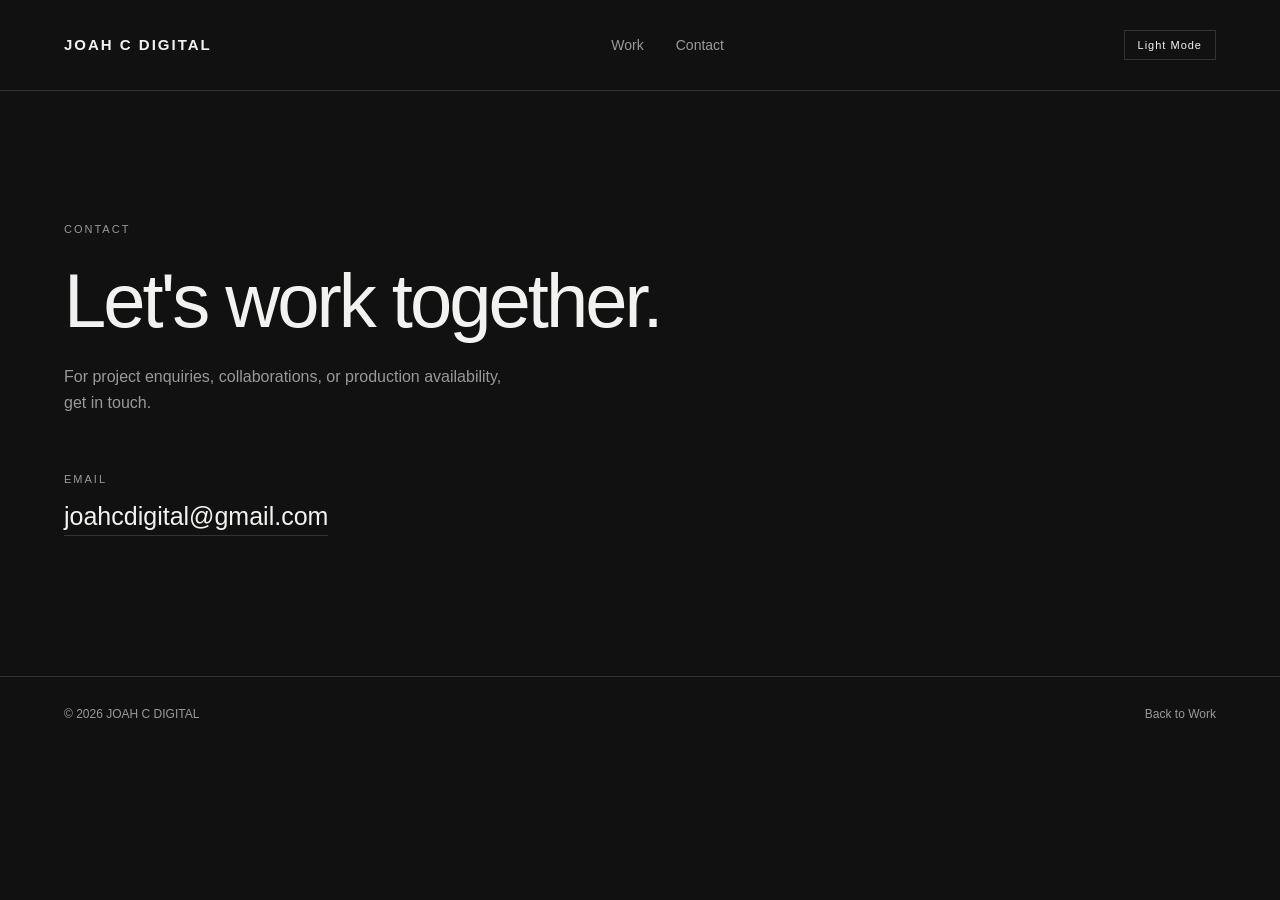
<file: contact.html>
<!DOCTYPE html>
<html lang="en">
<head>
  <meta charset="UTF-8">
  <meta name="viewport" content="width=device-width, initial-scale=1.0">
  <meta name="description" content="Contact Joah Campbell, Digital Imaging Technician.">
  <title>Contact | JOAH C DIGITAL</title>
  <link rel="stylesheet" href="style.css">
</head>
<body>

  <header class="site-header">
    <a href="index.html" class="logo">JOAH C DIGITAL</a>

    <nav>
      <a href="index.html">Work</a>
      <a href="contact.html">Contact</a>
    </nav>

    <button id="theme-toggle" aria-label="Switch color theme">
      Light / Dark
    </button>
  </header>

  <main>
    <section class="intro contact-intro">
      <p class="eyebrow">CONTACT</p>

      <h1>Let's work together.</h1>

      <p class="intro-text">
        For project enquiries, collaborations, or production
        availability, get in touch.
      </p>

      <div class="contact-details">
        <p class="contact-label">EMAIL</p>
        <a class="contact-email" href="mailto:joahcdigital@gmail.com">
          joahcdigital@gmail.com
        </a>
      </div>
    </section>
  </main>

  <footer>
    <p>© 2026 JOAH C DIGITAL</p>
    <a href="index.html">Back to Work</a>
  </footer>

  <script src="script.js"></script>

</body>
</html>
</file>
<file: style.css>
/* ------------------------------
   JOAH C DIGITAL
   Main Stylesheet
-------------------------------- */

:root {
  color-scheme: dark;
  --background: #111111;
  --surface: #191919;
  --text: #f2f2f0;
  --muted: #999999;
  --border: #333333;
  --page-width: 1440px;
}

:root[data-theme="light"] {
  color-scheme: light;
  --background: #f5f5f2;
  --surface: #ffffff;
  --text: #171717;
  --muted: #666666;
  --border: #ddddda;
}

* {
  margin: 0;
  padding: 0;
  box-sizing: border-box;
}

html {
  scroll-behavior: smooth;
}

body {
  background: var(--background);
  color: var(--text);
  font-family: Arial, Helvetica, sans-serif;
  font-size: 14px;
  line-height: 1.6;
  transition: background 0.3s ease, color 0.3s ease;
}

/* HEADER */

.site-header {
  width: 100%;
  max-width: var(--page-width);
  margin: 0 auto;
  padding: 30px 5%;
  display: flex;
  justify-content: space-between;
  align-items: center;
  gap: 30px;
  border-bottom: 1px solid var(--border);
}

.logo {
  color: var(--text);
  text-decoration: none;
  font-size: 15px;
  font-weight: 700;
  letter-spacing: 2px;
  white-space: nowrap;
}

nav {
  display: flex;
  gap: 32px;
}

nav a,
footer a {
  color: var(--muted);
  text-decoration: none;
  transition: color 0.2s ease;
}

nav a:hover,
footer a:hover {
  color: var(--text);
}

#theme-toggle {
  background: transparent;
  border: 1px solid var(--border);
  color: var(--text);
  padding: 8px 13px;
  font-size: 11px;
  letter-spacing: 1px;
  cursor: pointer;
  transition: background 0.2s ease;
}

#theme-toggle:hover {
  background: var(--surface);
}

/* MAIN CONTENT */

main {
  max-width: var(--page-width);
  margin: 0 auto;
  padding: 0 5%;
}

/* INTRO / ABOUT */

.intro {
  padding: 110px 0 100px;
  max-width: 760px;
}

.eyebrow {
  color: var(--muted);
  font-size: 11px;
  letter-spacing: 2px;
  margin-bottom: 22px;
}

.intro h1 {
  font-size: clamp(42px, 7vw, 76px);
  font-weight: 400;
  letter-spacing: -3px;
  line-height: 1.05;
  margin-bottom: 24px;
}

.intro-text {
  max-width: 440px;
  color: var(--muted);
  font-size: 16px;
}

/* WORK SECTION */

.work-section {
  padding-bottom: 110px;
}

.section-heading {
  display: flex;
  justify-content: space-between;
  align-items: baseline;
  gap: 20px;
  margin-bottom: 28px;
  border-bottom: 1px solid var(--border);
  padding-bottom: 15px;
}

.section-heading h2 {
  font-size: 19px;
  font-weight: 400;
}

.section-heading p {
  color: var(--muted);
  font-size: 12px;
}

/* PROJECT GRID */

.project-grid {
  display: grid;
  grid-template-columns: repeat(2, minmax(0, 1fr));
  column-gap: 22px;
  row-gap: 48px;
}

.project {
  min-width: 0;
}

.project img {
  display: block;
  width: 100%;
  aspect-ratio: 16 / 9;
  object-fit: cover;
  background: var(--surface);
  margin-bottom: 14px;
}

.project h3 {
  font-size: 14px;
  font-weight: 400;
  margin-bottom: 3px;
}

.project p {
  color: var(--muted);
  font-size: 12px;
}

/* FOOTER */

footer {
  max-width: var(--page-width);
  margin: 0 auto;
  padding: 28px 5%;
  border-top: 1px solid var(--border);
  display: flex;
  justify-content: space-between;
  gap: 20px;
  color: var(--muted);
  font-size: 12px;
}

/* MOBILE */

@media (max-width: 700px) {
  .site-header {
    padding: 22px 5%;
    flex-wrap: wrap;
    gap: 18px;
  }

  .logo {
    font-size: 13px;
  }

  nav {
    gap: 18px;
  }

  #theme-toggle {
    margin-left: auto;
  }

  .intro {
    padding: 75px 0 65px;
  }

  .intro h1 {
    letter-spacing: -2px;
  }

  .project-grid {
    grid-template-columns: 1fr;
    row-gap: 35px;
  }

  .section-heading {
    align-items: flex-start;
  }

  footer {
    flex-wrap: wrap;
  }
}

/* CONTACT PAGE */

.contact-intro {
  min-height: 65vh;
  padding-top: 130px;
}

.contact-details {
  margin-top: 55px;
}

.contact-label {
  color: var(--muted);
  font-size: 11px;
  letter-spacing: 2px;
  margin-bottom: 8px;
}

.contact-email {
  color: var(--text);
  font-size: clamp(18px, 3vw, 25px);
  text-decoration: none;
  border-bottom: 1px solid var(--border);
  padding-bottom: 5px;
}

.contact-email:hover {
  color: var(--muted);
}
</file>
